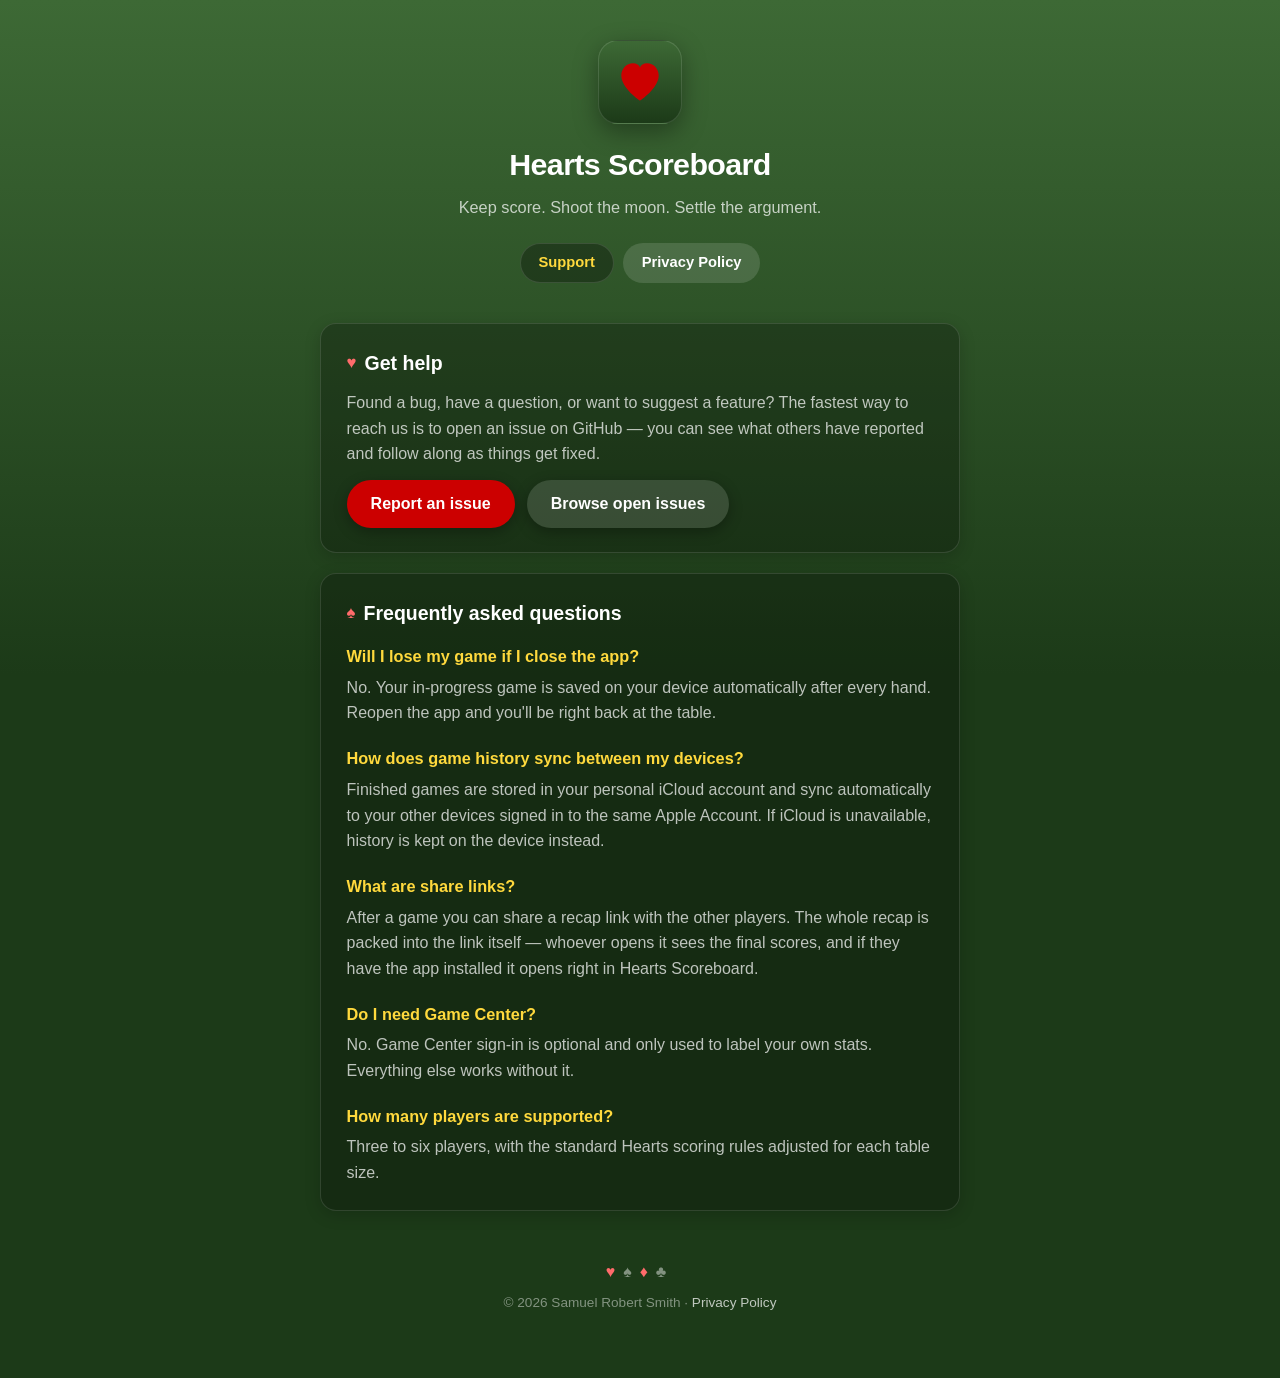
<file: index.html>
<!DOCTYPE html>
<html lang="en">
<head>
  <meta charset="utf-8">
  <meta name="viewport" content="width=device-width, initial-scale=1">
  <title>Hearts Scoreboard — Support</title>
  <meta name="description" content="Support for Hearts Scoreboard, the card-table companion app for scoring your Hearts games.">
  <link rel="stylesheet" href="style.css">
  <link rel="icon" href="data:image/svg+xml,%3Csvg xmlns='http://www.w3.org/2000/svg' viewBox='0 0 32 32'%3E%3Cpath fill='%23cc0000' d='M16 29S3 20.4 3 11.5C3 6.8 6.6 3 11.1 3c2.5 0 4.4 1.2 4.9 2.9C16.5 4.2 18.4 3 20.9 3 25.4 3 29 6.8 29 11.5 29 20.4 16 29 16 29z'/%3E%3C/svg%3E">
</head>
<body>
  <div class="wrap">
    <header>
      <div class="app-icon" aria-hidden="true">
        <svg viewBox="0 0 32 32" xmlns="http://www.w3.org/2000/svg">
          <path fill="#cc0000" d="M16 29S3 20.4 3 11.5C3 6.8 6.6 3 11.1 3c2.5 0 4.4 1.2 4.9 2.9C16.5 4.2 18.4 3 20.9 3 25.4 3 29 6.8 29 11.5 29 20.4 16 29 16 29z"/>
        </svg>
      </div>
      <h1>Hearts Scoreboard</h1>
      <p class="tagline">Keep score. Shoot the moon. Settle the argument.</p>
      <nav>
        <a href="index.html" class="active">Support</a>
        <a href="privacy.html">Privacy Policy</a>
      </nav>
    </header>

    <main>
      <section class="card">
        <h2><span class="suit">&hearts;</span> Get help</h2>
        <p>
          Found a bug, have a question, or want to suggest a feature?
          The fastest way to reach us is to open an issue on GitHub —
          you can see what others have reported and follow along as
          things get fixed.
        </p>
        <div class="btn-row">
          <a class="btn" href="https://github.com/samsmith3c/Hearts-Scoreboard-Support/issues/new">Report an issue</a>
          <a class="btn secondary" href="https://github.com/samsmith3c/Hearts-Scoreboard-Support/issues">Browse open issues</a>
        </div>
      </section>

      <section class="card">
        <h2><span class="suit">&spades;</span> Frequently asked questions</h2>

        <h3>Will I lose my game if I close the app?</h3>
        <p>
          No. Your in-progress game is saved on your device automatically
          after every hand. Reopen the app and you'll be right back at the
          table.
        </p>

        <h3>How does game history sync between my devices?</h3>
        <p>
          Finished games are stored in your personal iCloud account and
          sync automatically to your other devices signed in to the same
          Apple Account. If iCloud is unavailable, history is kept on the
          device instead.
        </p>

        <h3>What are share links?</h3>
        <p>
          After a game you can share a recap link with the other players.
          The whole recap is packed into the link itself — whoever opens
          it sees the final scores, and if they have the app installed it
          opens right in Hearts Scoreboard.
        </p>

        <h3>Do I need Game Center?</h3>
        <p>
          No. Game Center sign-in is optional and only used to label your
          own stats. Everything else works without it.
        </p>

        <h3>How many players are supported?</h3>
        <p>
          Three to six players, with the standard Hearts scoring rules
          adjusted for each table size.
        </p>
      </section>

    </main>

    <footer>
      <div class="suits"><span class="red">&hearts;</span>&spades;<span class="red">&diams;</span>&clubs;</div>
      <p>&copy; 2026 Samuel Robert Smith &middot; <a href="privacy.html">Privacy Policy</a></p>
    </footer>
  </div>
</body>
</html>
</file>
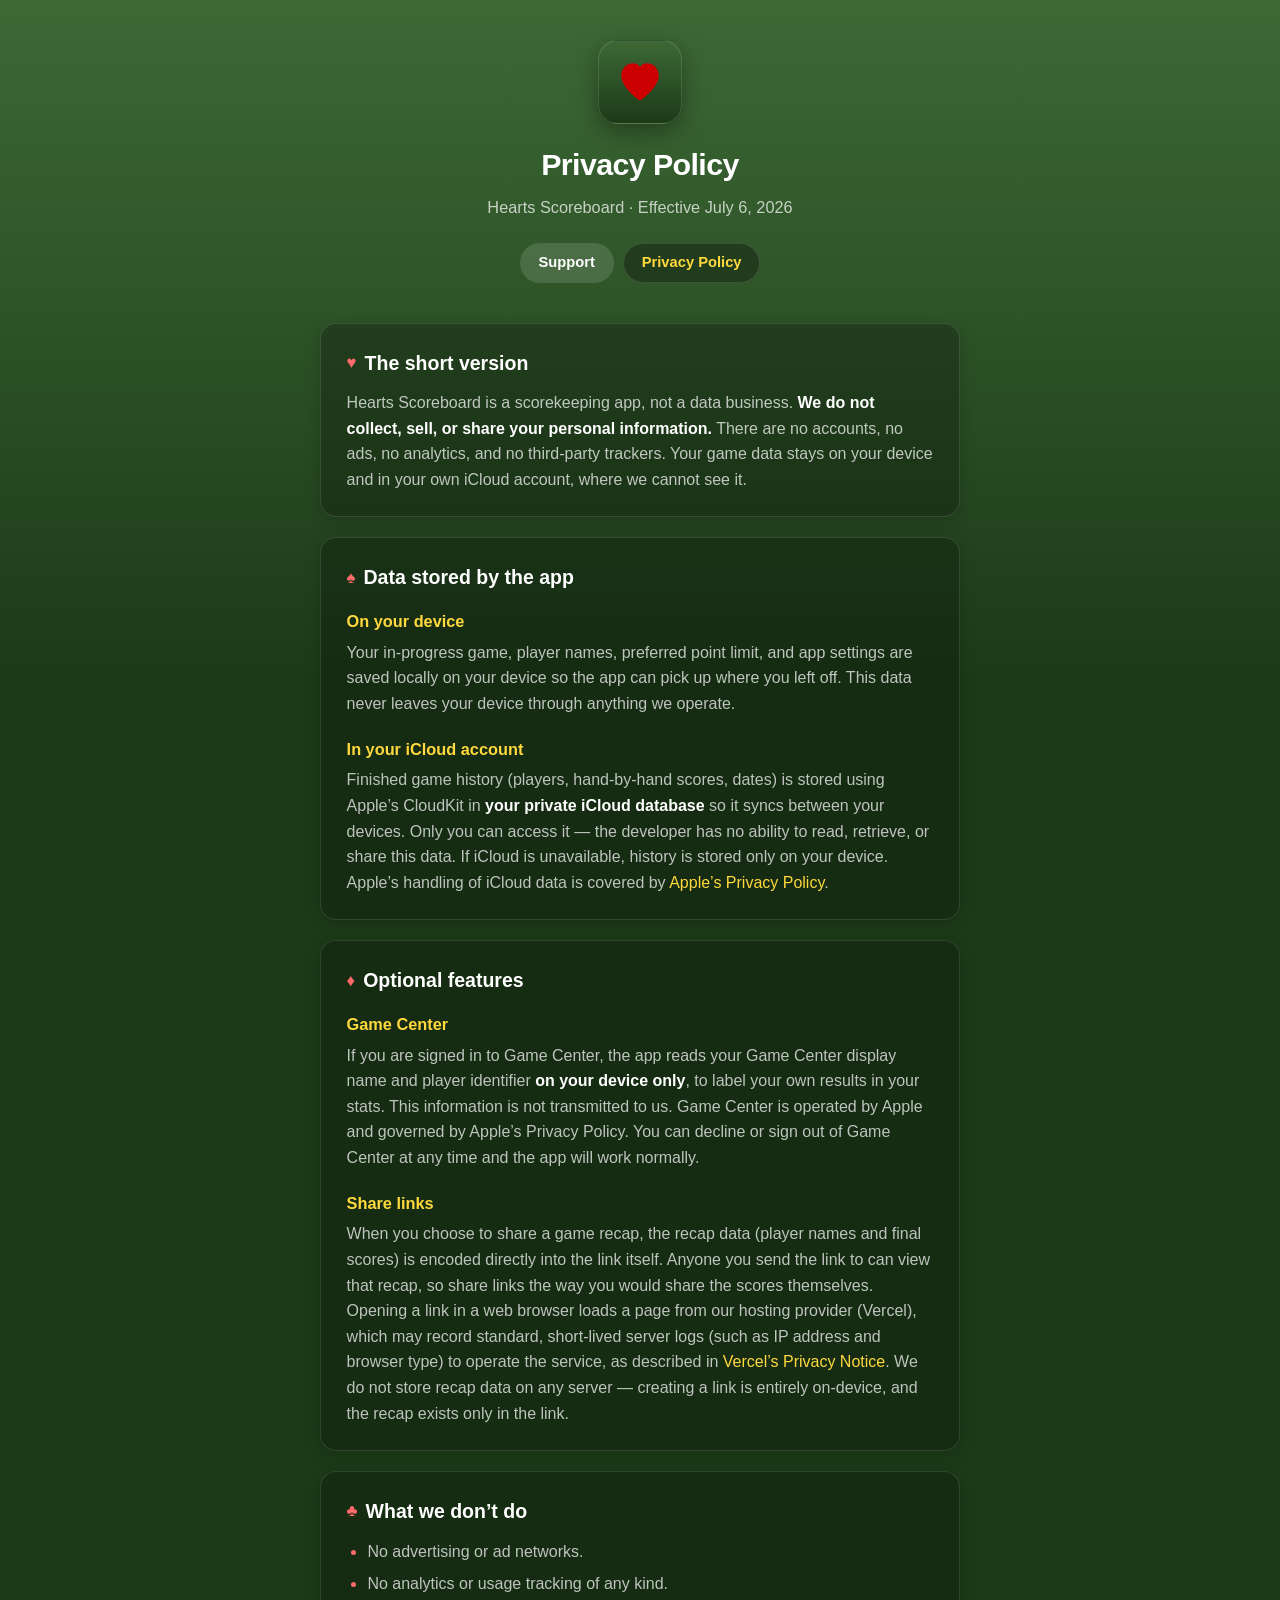
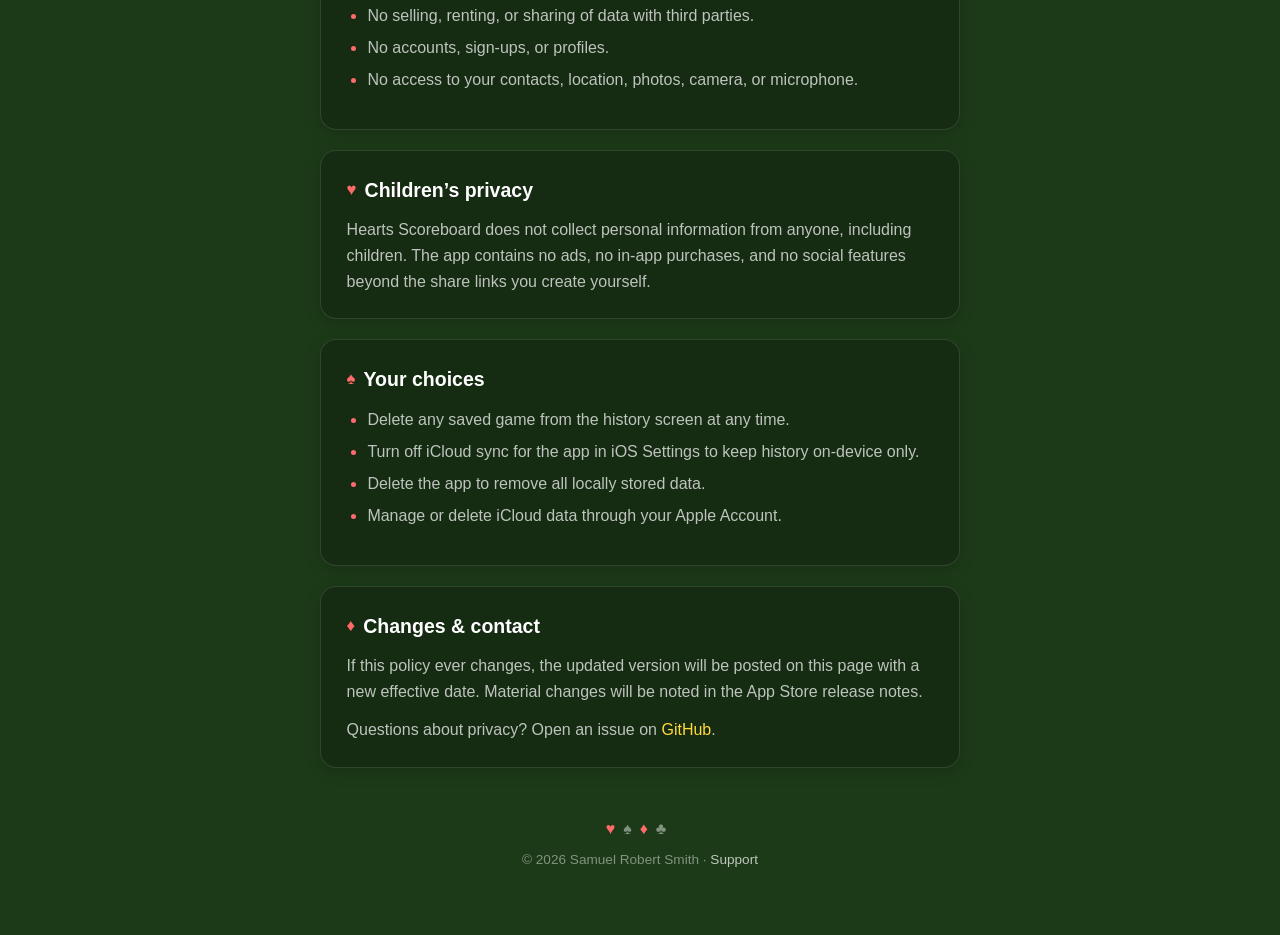
<file: privacy.html>
<!DOCTYPE html>
<html lang="en">
<head>
  <meta charset="utf-8">
  <meta name="viewport" content="width=device-width, initial-scale=1">
  <title>Hearts Scoreboard — Privacy Policy</title>
  <meta name="description" content="Privacy policy for the Hearts Scoreboard app.">
  <link rel="stylesheet" href="style.css">
  <link rel="icon" href="data:image/svg+xml,%3Csvg xmlns='http://www.w3.org/2000/svg' viewBox='0 0 32 32'%3E%3Cpath fill='%23cc0000' d='M16 29S3 20.4 3 11.5C3 6.8 6.6 3 11.1 3c2.5 0 4.4 1.2 4.9 2.9C16.5 4.2 18.4 3 20.9 3 25.4 3 29 6.8 29 11.5 29 20.4 16 29 16 29z'/%3E%3C/svg%3E">
</head>
<body>
  <div class="wrap">
    <header>
      <div class="app-icon" aria-hidden="true">
        <svg viewBox="0 0 32 32" xmlns="http://www.w3.org/2000/svg">
          <path fill="#cc0000" d="M16 29S3 20.4 3 11.5C3 6.8 6.6 3 11.1 3c2.5 0 4.4 1.2 4.9 2.9C16.5 4.2 18.4 3 20.9 3 25.4 3 29 6.8 29 11.5 29 20.4 16 29 16 29z"/>
        </svg>
      </div>
      <h1>Privacy Policy</h1>
      <p class="tagline">Hearts Scoreboard &middot; Effective July 6, 2026</p>
      <nav>
        <a href="index.html">Support</a>
        <a href="privacy.html" class="active">Privacy Policy</a>
      </nav>
    </header>

    <main>
      <section class="card">
        <h2><span class="suit">&hearts;</span> The short version</h2>
        <p>
          Hearts Scoreboard is a scorekeeping app, not a data business.
          <strong>We do not collect, sell, or share your personal
          information.</strong> There are no accounts, no ads, no
          analytics, and no third-party trackers. Your game data stays on
          your device and in your own iCloud account, where we cannot see
          it.
        </p>
      </section>

      <section class="card">
        <h2><span class="suit">&spades;</span> Data stored by the app</h2>

        <h3>On your device</h3>
        <p>
          Your in-progress game, player names, preferred point limit, and
          app settings are saved locally on your device so the app can
          pick up where you left off. This data never leaves your device
          through anything we operate.
        </p>

        <h3>In your iCloud account</h3>
        <p>
          Finished game history (players, hand-by-hand scores, dates) is
          stored using Apple&rsquo;s CloudKit in <strong>your private
          iCloud database</strong> so it syncs between your devices. Only
          you can access it — the developer has no ability to read,
          retrieve, or share this data. If iCloud is unavailable, history
          is stored only on your device. Apple&rsquo;s handling of iCloud
          data is covered by
          <a href="https://www.apple.com/legal/privacy/">Apple&rsquo;s Privacy Policy</a>.
        </p>
      </section>

      <section class="card">
        <h2><span class="suit">&diams;</span> Optional features</h2>

        <h3>Game Center</h3>
        <p>
          If you are signed in to Game Center, the app reads your Game
          Center display name and player identifier <strong>on your device
          only</strong>, to label your own results in your stats. This
          information is not transmitted to us. Game Center is operated by
          Apple and governed by Apple&rsquo;s Privacy Policy. You can
          decline or sign out of Game Center at any time and the app will
          work normally.
        </p>

        <h3>Share links</h3>
        <p>
          When you choose to share a game recap, the recap data (player
          names and final scores) is encoded directly into the link
          itself. Anyone you send the link to can view that recap, so
          share links the way you would share the scores themselves.
          Opening a link in a web browser loads a page from our hosting
          provider (Vercel), which may record standard, short-lived server
          logs (such as IP address and browser type) to operate the
          service, as described in
          <a href="https://vercel.com/legal/privacy-notice">Vercel&rsquo;s Privacy Notice</a>.
          We do not store recap data on any server — creating a link is
          entirely on-device, and the recap exists only in the link.
        </p>
      </section>

      <section class="card">
        <h2><span class="suit">&clubs;</span> What we don&rsquo;t do</h2>
        <ul>
          <li>No advertising or ad networks.</li>
          <li>No analytics or usage tracking of any kind.</li>
          <li>No selling, renting, or sharing of data with third parties.</li>
          <li>No accounts, sign-ups, or profiles.</li>
          <li>No access to your contacts, location, photos, camera, or microphone.</li>
        </ul>
      </section>

      <section class="card">
        <h2><span class="suit">&hearts;</span> Children&rsquo;s privacy</h2>
        <p>
          Hearts Scoreboard does not collect personal information from
          anyone, including children. The app contains no ads, no in-app
          purchases, and no social features beyond the share links you
          create yourself.
        </p>
      </section>

      <section class="card">
        <h2><span class="suit">&spades;</span> Your choices</h2>
        <ul>
          <li>Delete any saved game from the history screen at any time.</li>
          <li>Turn off iCloud sync for the app in iOS Settings to keep history on-device only.</li>
          <li>Delete the app to remove all locally stored data.</li>
          <li>Manage or delete iCloud data through your Apple Account.</li>
        </ul>
      </section>

      <section class="card">
        <h2><span class="suit">&diams;</span> Changes &amp; contact</h2>
        <p>
          If this policy ever changes, the updated version will be posted
          on this page with a new effective date. Material changes will be
          noted in the App Store release notes.
        </p>
        <p>
          Questions about privacy? Open an issue on
          <a href="https://github.com/samsmith3c/Hearts-Scoreboard-Support/issues">GitHub</a>.
        </p>
      </section>
    </main>

    <footer>
      <div class="suits"><span class="red">&hearts;</span>&spades;<span class="red">&diams;</span>&clubs;</div>
      <p>&copy; 2026 Samuel Robert Smith &middot; <a href="index.html">Support</a></p>
    </footer>
  </div>
</body>
</html>
</file>
<file: style.css>
/* Hearts Scoreboard — site theme
   Matches the app: felt-green card table, white text on translucent
   black cards, red heart accent. */

:root {
  --felt-top: #3d6935;
  --felt-bottom: #1c3a18;
  --felt: #2d5a27;
  --card-bg: rgba(0, 0, 0, 0.25);
  --card-border: rgba(255, 255, 255, 0.12);
  --heart-red: #cc0000;
  --heart-red-bright: #ff6b6b;
  --gold: #ffd93d;
  --green: #4cd964;
  --text: #ffffff;
  --text-dim: rgba(255, 255, 255, 0.72);
  --text-faint: rgba(255, 255, 255, 0.45);
}

* {
  margin: 0;
  padding: 0;
  box-sizing: border-box;
}

html {
  -webkit-text-size-adjust: 100%;
}

body {
  font-family: -apple-system, BlinkMacSystemFont, "SF Pro Text", "Segoe UI",
    Roboto, Helvetica, Arial, sans-serif;
  background: linear-gradient(180deg, var(--felt-top) 0%, var(--felt-bottom) 75%) fixed,
    var(--felt-bottom);
  color: var(--text);
  line-height: 1.6;
  min-height: 100vh;
}

.wrap {
  max-width: 680px;
  margin: 0 auto;
  padding: 2.5rem 1.25rem 4rem;
}

/* Header */

header {
  text-align: center;
  margin-bottom: 2.5rem;
}

.app-icon {
  width: 84px;
  height: 84px;
  margin: 0 auto 1rem;
  border-radius: 20px;
  background: linear-gradient(180deg, var(--felt-top), var(--felt-bottom));
  border: 1px solid var(--card-border);
  box-shadow: 0 8px 24px rgba(0, 0, 0, 0.35);
  display: flex;
  align-items: center;
  justify-content: center;
}

.app-icon svg {
  width: 46px;
  height: 46px;
}

header h1 {
  font-size: 1.9rem;
  font-weight: 800;
  letter-spacing: -0.02em;
}

header .tagline {
  color: var(--text-dim);
  margin-top: 0.35rem;
  font-size: 1.02rem;
}

/* Nav pills */

nav {
  display: flex;
  justify-content: center;
  gap: 0.6rem;
  margin-top: 1.4rem;
  flex-wrap: wrap;
}

nav a {
  color: var(--text);
  text-decoration: none;
  font-weight: 600;
  font-size: 0.92rem;
  padding: 0.45rem 1.1rem;
  border-radius: 999px;
  background: rgba(255, 255, 255, 0.13);
  border: 1px solid transparent;
  transition: background 0.15s ease;
}

nav a:hover {
  background: rgba(255, 255, 255, 0.22);
}

nav a.active {
  background: rgba(0, 0, 0, 0.3);
  border-color: var(--card-border);
  color: var(--gold);
}

/* Cards */

.card {
  background: var(--card-bg);
  border: 1px solid var(--card-border);
  border-radius: 16px;
  padding: 1.5rem 1.6rem;
  margin-bottom: 1.25rem;
  box-shadow: 0 4px 16px rgba(0, 0, 0, 0.18);
}

.card h2 {
  font-size: 1.22rem;
  font-weight: 700;
  margin-bottom: 0.7rem;
  display: flex;
  align-items: center;
  gap: 0.5rem;
}

.card h2 .suit {
  color: var(--heart-red-bright);
  font-size: 1.05rem;
}

.card h3 {
  font-size: 1.02rem;
  font-weight: 700;
  margin: 1.2rem 0 0.35rem;
  color: var(--gold);
}

.card h3:first-of-type {
  margin-top: 0.9rem;
}

.card p {
  color: var(--text-dim);
  margin-bottom: 0.8rem;
}

.card p:last-child {
  margin-bottom: 0;
}

.card ul {
  color: var(--text-dim);
  padding-left: 1.3rem;
  margin-bottom: 0.8rem;
}

.card li {
  margin-bottom: 0.4rem;
}

.card li::marker {
  color: var(--heart-red-bright);
}

a {
  color: var(--gold);
  text-decoration: none;
}

a:hover {
  text-decoration: underline;
}

strong {
  color: var(--text);
}

/* Buttons */

.btn {
  display: inline-block;
  background: var(--heart-red);
  color: #fff;
  font-weight: 700;
  padding: 0.7rem 1.5rem;
  border-radius: 999px;
  text-decoration: none;
  box-shadow: 0 4px 14px rgba(0, 0, 0, 0.3);
  transition: filter 0.15s ease, transform 0.15s ease;
}

.btn:hover {
  filter: brightness(1.15);
  text-decoration: none;
  transform: translateY(-1px);
}

.btn.secondary {
  background: rgba(255, 255, 255, 0.13);
}

.btn-row {
  display: flex;
  gap: 0.75rem;
  flex-wrap: wrap;
  margin-top: 0.4rem;
}

/* Footer */

footer {
  text-align: center;
  color: var(--text-faint);
  font-size: 0.85rem;
  margin-top: 3rem;
}

footer .suits {
  letter-spacing: 0.5em;
  margin-bottom: 0.5rem;
  font-size: 1rem;
}

footer .suits .red {
  color: var(--heart-red-bright);
}

footer a {
  color: var(--text-dim);
}

@media (max-width: 480px) {
  .wrap {
    padding-top: 1.8rem;
  }

  header h1 {
    font-size: 1.6rem;
  }

  .card {
    padding: 1.2rem 1.2rem;
  }
}
</file>
